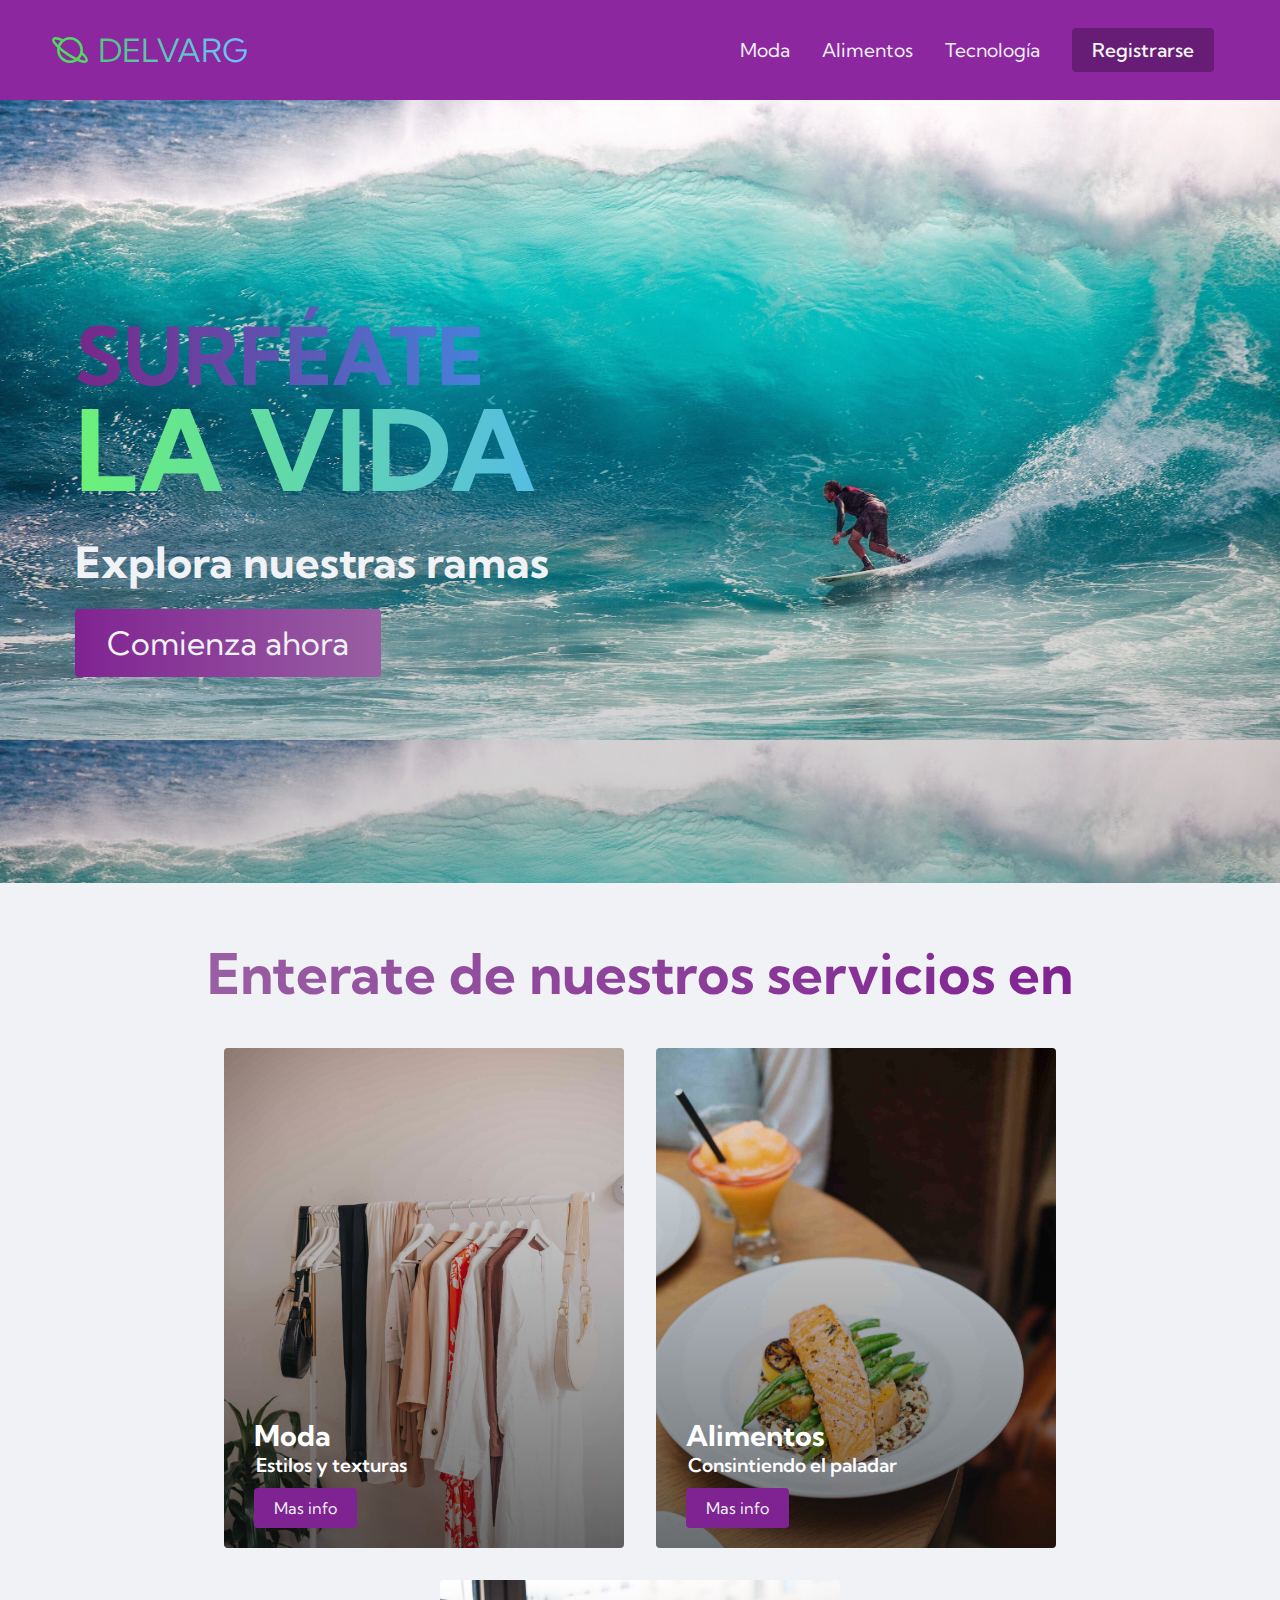
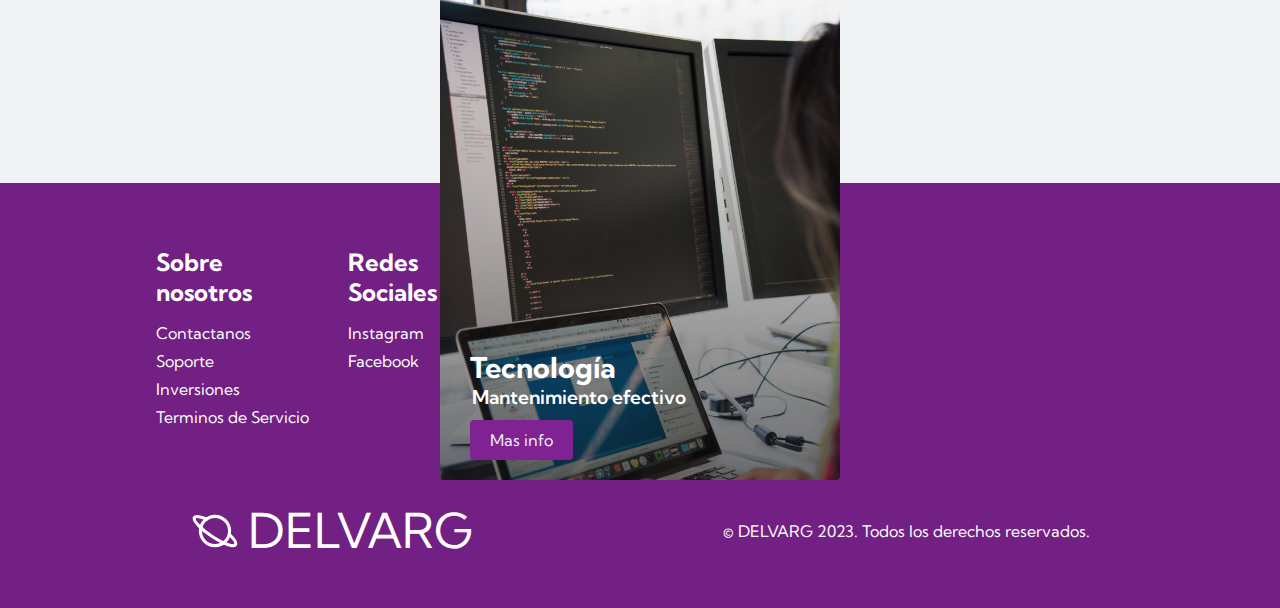
<file: index.html>
<!DOCTYPE html>
<html lang="en">
<head>
    <meta charset="UTF-8">
    <meta http-equiv="X-UA-Compatible" content="IE=edge">
    <meta name="viewport" content="width=device-width, initial-scale=1.0">
    <title>Delvarg</title>
    <link rel="stylesheet" href="styles.css" />
    <link rel="preconnect" href="https://fonts.googleapis.com">
    <link rel="preconnect" href="https://fonts.gstatic.com" crossorigin>
    <link href="https://fonts.googleapis.com/css2?family=Kumbh+Sans:wght@400;700&display=swap" rel="stylesheet">
    </head>
    <body>
        <nav class="navbar">
            <div class="navbar__container">
                <a href="/" id="navbar__logo"><svg xmlns="http://www.w3.org/2000/svg" class="icon icon-tabler icon-tabler-planet" width="40" height="40" viewBox="0 0 24 24" stroke-width="1.5" stroke="#51d85e" fill="none" stroke-linecap="round" stroke-linejoin="round">
                    <path stroke="none" d="M0 0h24v24H0z" fill="none"/>
                    <path d="M18.816 13.58c2.292 2.138 3.546 4 3.092 4.9c-.745 1.46 -5.783 -.259 -11.255 -3.838c-5.47 -3.579 -9.304 -7.664 -8.56 -9.123c.464 -.91 2.926 -.444 5.803 .805" />
                    <circle cx="12" cy="12" r="7" /></svg>DELVARG</a>
                <div class="navbar__toggle" id="mobile-menu">
                    <span class="bar"></span>
                    <span class="bar"></span>
                    <span class="bar"></span>
                </div>
                <ul class="navbar__menu">
                    <li class="navbar__item">
                        <a href="/moda.html" class="navbar__links">Moda</a>
                    </li>
                    <li class="navbar__item">
                        <a href="/alimentos.html" class="navbar__links">Alimentos</a>
                    </li>
                    <li class="navbar__item">
                        <a href="/tecnologia.html" class="navbar__links">Tecnología</a>
                    </li>
                    <li class="navbar__btn">
                        <a href="/" class="button">Registrarse</a>
                    </li>
                </ul>
            </div>
        </nav>
    <div class="main">
        <div class="main__container">
            <div class="main__content">
                <h1>SURFÉATE</h1>
                <h2>LA VIDA</h2>
                <p>Explora nuestras ramas</p>
                <button class="main__btn"><a href="/">Comienza ahora</a></button>
            </div>
    </div>
    <div class="services">
        <h1>Enterate de nuestros servicios en</h1>
        <div class="services__container">
            <div class="services__card">
                <h2>Moda</h2>
                <p>Estilos y texturas</p>
                <button><a href="/moda.html">Mas info</a></button>
            </div>
            <div class="services__card">
                <h2>Alimentos</h2>
                <p>Consintiendo el paladar</p>
                <button><a href="/alimentos.html">Mas info</a></button>
            </div>
            <div class="services__card">
                <h2>Tecnología</h2>
                <p>Mantenimiento efectivo</p>
                <button><a href="/tecnologia.html">Mas info</a></button>
            </div>
        </div>
    </div>

    <div class="footer__container">
        <div class="footer__links">
          <div class="footer__link--wrapper">
            <div class="footer__link--items">
              <h2>Sobre nosotros</h2>
              <a href="/">Contactanos</a>
              <a href="/">Soporte</a>
              <a href="/">Inversiones</a>
              <a href="/">Terminos de Servicio</a>
            </div>
          </div>
          <div class="footer__link--wrapper">
            <div class="footer__link--items">
              <h2>Redes Sociales</h2>
              <a href="/">Instagram</a> <a href="/">Facebook</a>
            </div>
          </div>
        </div>
        <section class="social__media">
          <div class="social__media--wrap">
            <div class="footer__logo">
              <a href="/" id="footer__logo"><svg xmlns="http://www.w3.org/2000/svg" class="icon icon-tabler icon-tabler-planet" width="50" height="50" viewBox="0 0 24 24" stroke-width="1.5" stroke="#ffffff" fill="none" stroke-linecap="round" stroke-linejoin="round">
                <path stroke="none" d="M0 0h24v24H0z" fill="none"/>
                <path d="M18.816 13.58c2.292 2.138 3.546 4 3.092 4.9c-.745 1.46 -5.783 -.259 -11.255 -3.838c-5.47 -3.579 -9.304 -7.664 -8.56 -9.123c.464 -.91 2.926 -.444 5.803 .805" />
                <circle cx="12" cy="12" r="7" /></svg>DELVARG</a>
            </div>
            <p class="website__rights">© DELVARG 2023. Todos los derechos reservados.</p>
            </div>
        </section>
      </div>
    <script src="app.js"></script>
</body>
</html>
</file>
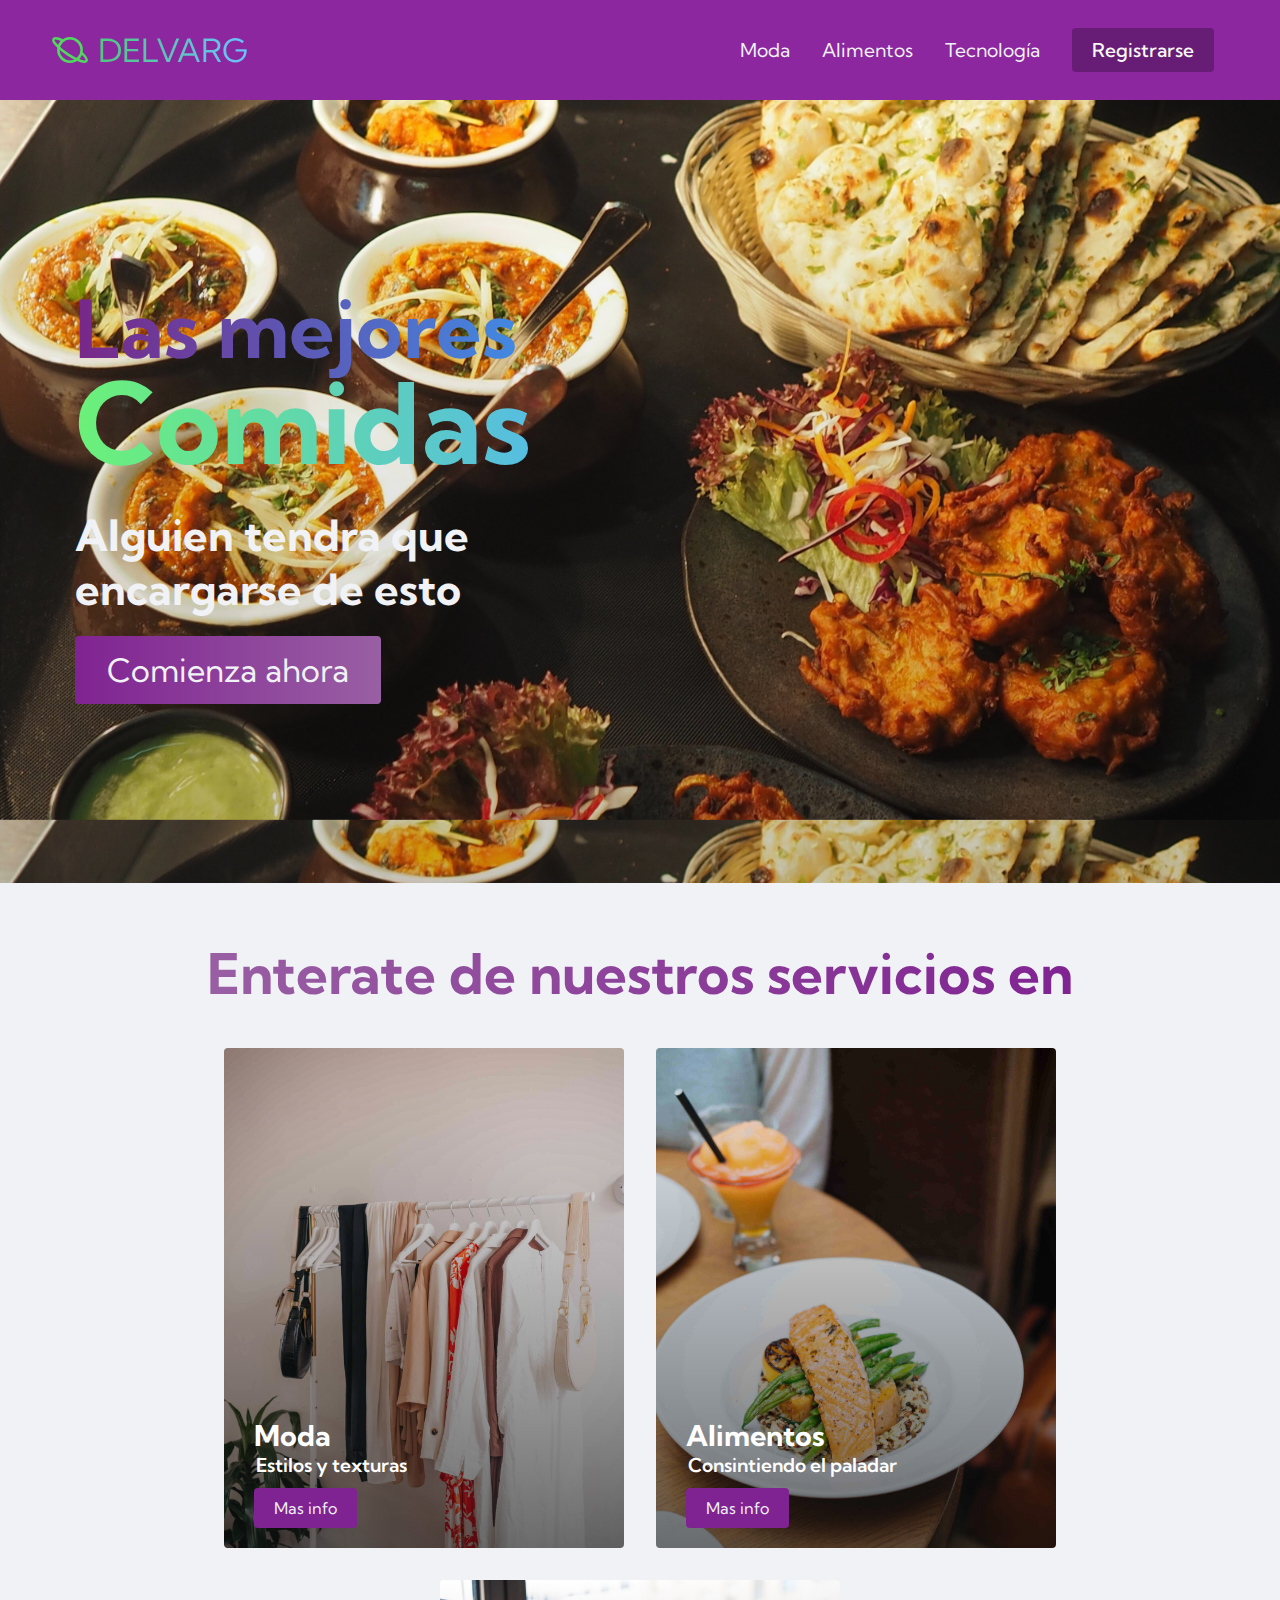
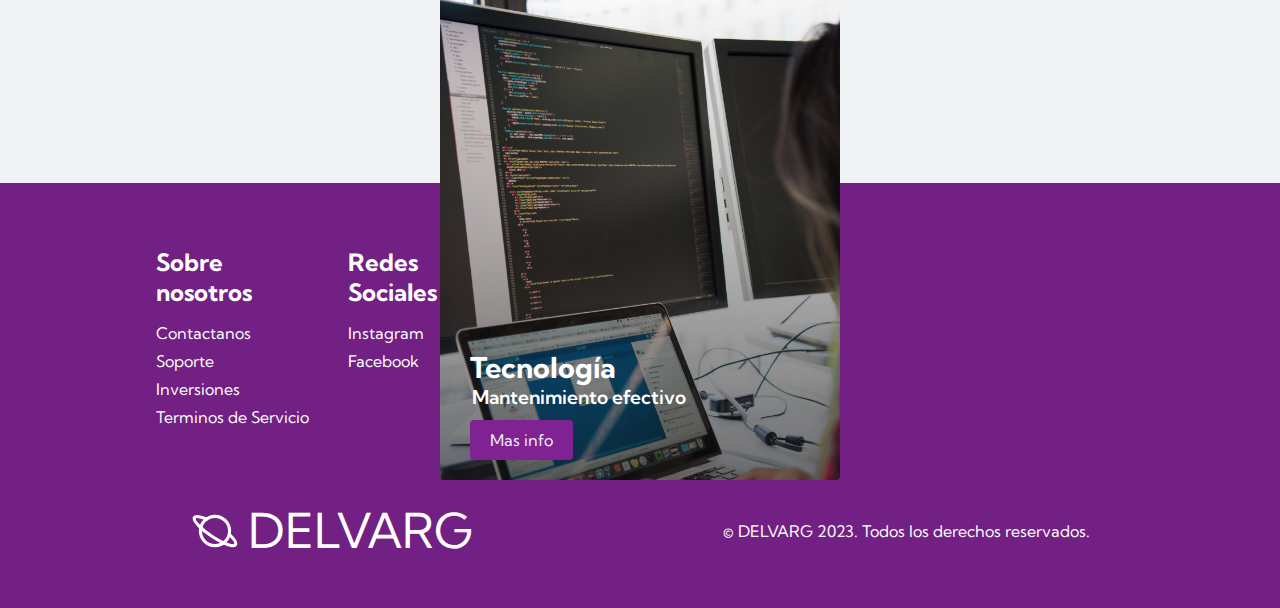
<file: alimentos.html>
<!DOCTYPE html>
<html lang="en">
<head>
    <meta charset="UTF-8">
    <meta http-equiv="X-UA-Compatible" content="IE=edge">
    <meta name="viewport" content="width=device-width, initial-scale=1.0">
    <title>Alimentos</title>
    <link rel="stylesheet" href="alimentos_styles.css" />
    <link rel="preconnect" href="https://fonts.googleapis.com">
    <link rel="preconnect" href="https://fonts.gstatic.com" crossorigin>
    <link href="https://fonts.googleapis.com/css2?family=Kumbh+Sans:wght@400;700&display=swap" rel="stylesheet">
    </head>
    <body>
        <nav class="navbar">
            <div class="navbar__container">
                <a href="/" id="navbar__logo"><svg xmlns="http://www.w3.org/2000/svg" class="icon icon-tabler icon-tabler-planet" width="40" height="40" viewBox="0 0 24 24" stroke-width="1.5" stroke="#51d85e" fill="none" stroke-linecap="round" stroke-linejoin="round">
                    <path stroke="none" d="M0 0h24v24H0z" fill="none"/>
                    <path d="M18.816 13.58c2.292 2.138 3.546 4 3.092 4.9c-.745 1.46 -5.783 -.259 -11.255 -3.838c-5.47 -3.579 -9.304 -7.664 -8.56 -9.123c.464 -.91 2.926 -.444 5.803 .805" />
                    <circle cx="12" cy="12" r="7" /></svg>DELVARG</a>
                <div class="navbar__toggle" id="mobile-menu">
                    <span class="bar"></span>
                    <span class="bar"></span>
                    <span class="bar"></span>
                </div>
                <ul class="navbar__menu">
                    <li class="navbar__item">
                        <a href="/moda.html" class="navbar__links">Moda</a>
                    </li>
                    <li class="navbar__item">
                        <a href="/alimentación.html" class="navbar__links">Alimentos</a>
                    </li>
                    <li class="navbar__item">
                        <a href="/tecnologia.html" class="navbar__links">Tecnología</a>
                    </li>
                    <li class="navbar__btn">
                        <a href="/" class="button">Registrarse</a>
                    </li>
                </ul>
            </div>
        </nav>
    <div class="main">
        <div class="main__container">
            <div class="main__content">
                <h1>Las mejores</h1>
                <h2>Comidas</h2>
                <p>Alguien tendra que encargarse de esto</p>
                <button class="main__btn"><a href="/">Comienza ahora</a></button>
            </div>
    </div>
    <div class="services">
        <h1>Enterate de nuestros servicios en</h1>
        <div class="services__container">
            <div class="services__card">
                <h2>Moda</h2>
                <p>Estilos y texturas</p>
                <button><a href="/moda.html">Mas info</a></button>
            </div>
            <div class="services__card">
                <h2>Alimentos</h2>
                <p>Consintiendo el paladar</p>
                <button><a href="/alimento.html">Mas info</a></button>
            </div>
            <div class="services__card">
                <h2>Tecnología</h2>
                <p>Mantenimiento efectivo</p>
                <button><a href="/tecnologia.html">Mas info</a></button>
            </div>
        </div>
    </div>

    <div class="footer__container">
        <div class="footer__links">
          <div class="footer__link--wrapper">
            <div class="footer__link--items">
              <h2>Sobre nosotros</h2>
              <a href="/">Contactanos</a>
              <a href="/">Soporte</a>
              <a href="/">Inversiones</a>
              <a href="/">Terminos de Servicio</a>
            </div>
          </div>
          <div class="footer__link--wrapper">
            <div class="footer__link--items">
              <h2>Redes Sociales</h2>
              <a href="/">Instagram</a> <a href="/">Facebook</a>
            </div>
          </div>
        </div>
        <section class="social__media">
          <div class="social__media--wrap">
            <div class="footer__logo">
              <a href="/" id="footer__logo"><svg xmlns="http://www.w3.org/2000/svg" class="icon icon-tabler icon-tabler-planet" width="50" height="50" viewBox="0 0 24 24" stroke-width="1.5" stroke="#ffffff" fill="none" stroke-linecap="round" stroke-linejoin="round">
                <path stroke="none" d="M0 0h24v24H0z" fill="none"/>
                <path d="M18.816 13.58c2.292 2.138 3.546 4 3.092 4.9c-.745 1.46 -5.783 -.259 -11.255 -3.838c-5.47 -3.579 -9.304 -7.664 -8.56 -9.123c.464 -.91 2.926 -.444 5.803 .805" />
                <circle cx="12" cy="12" r="7" /></svg>DELVARG</a>
            </div>
            <p class="website__rights">© DELVARG 2023. Todos los derechos reservados.</p>
            </div>
        </section>
      </div>
    <script src="app.js"></script>
</body>
</html>
</file>
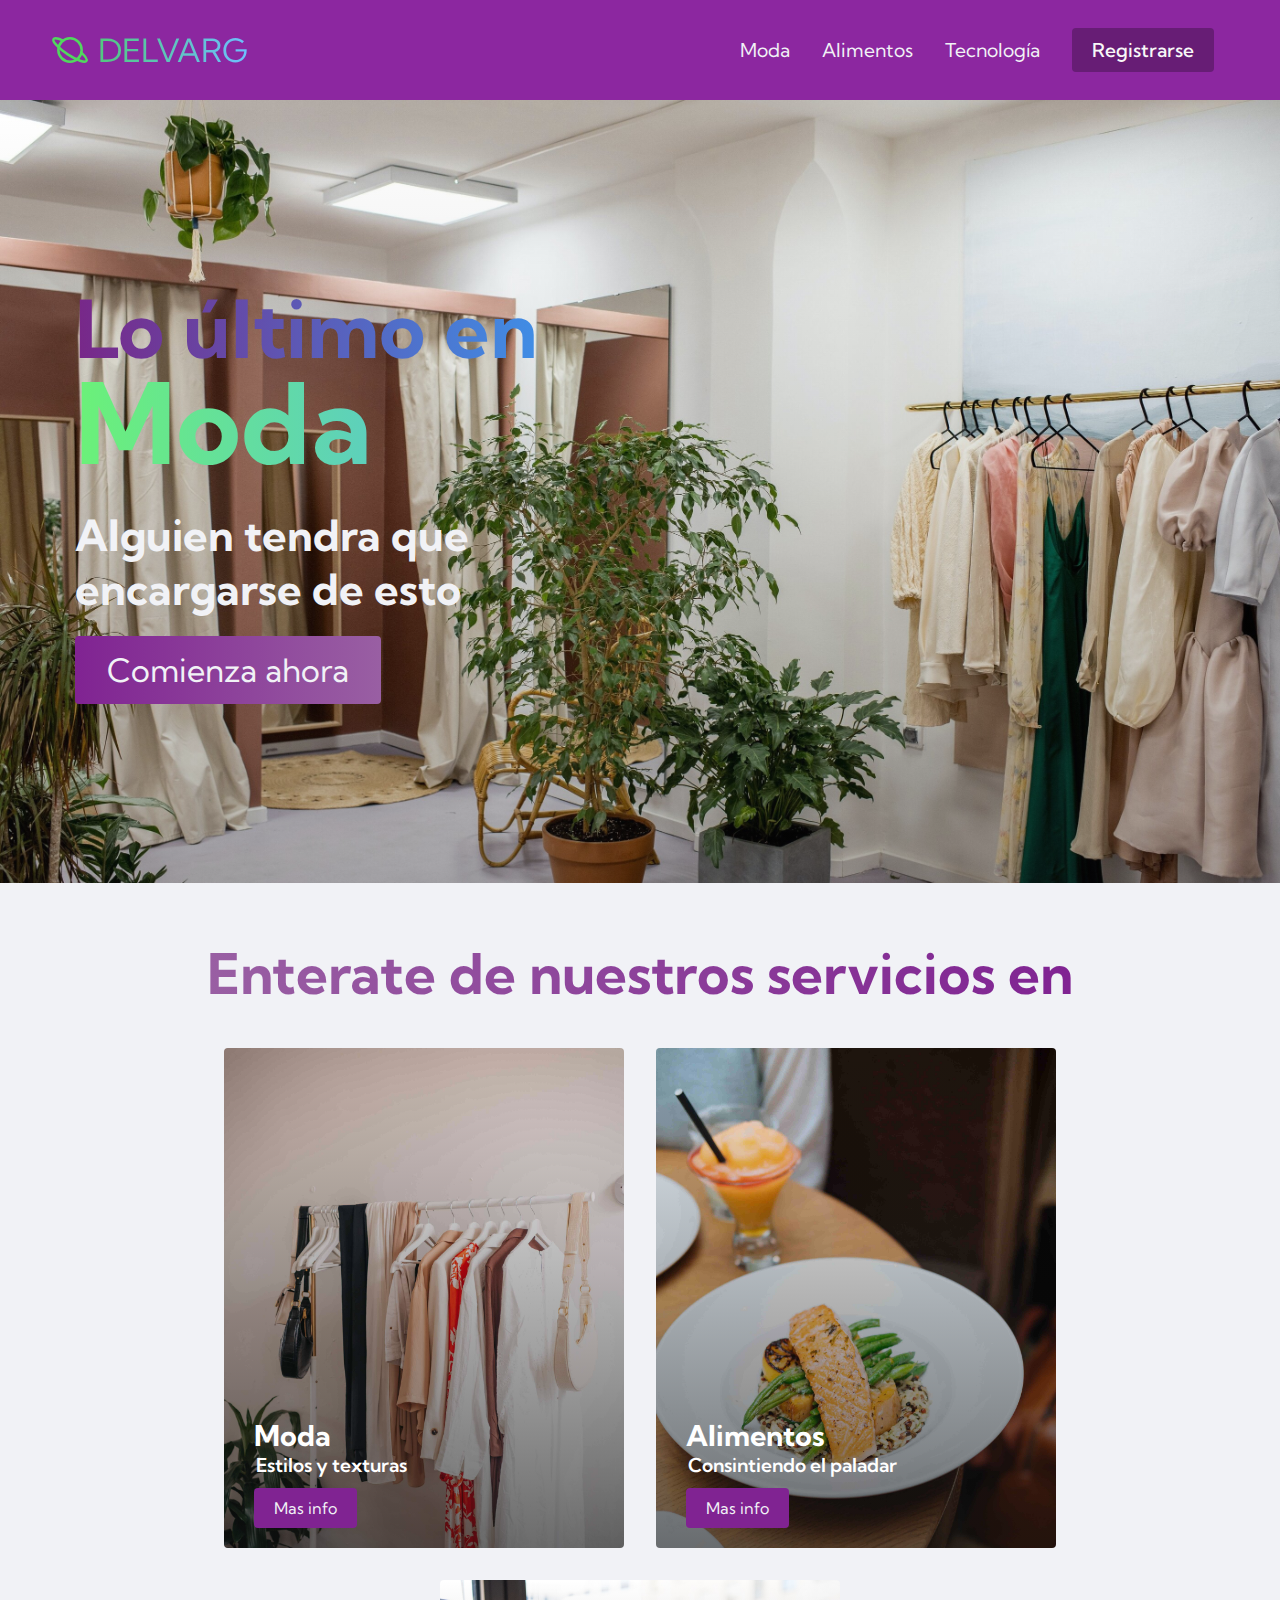
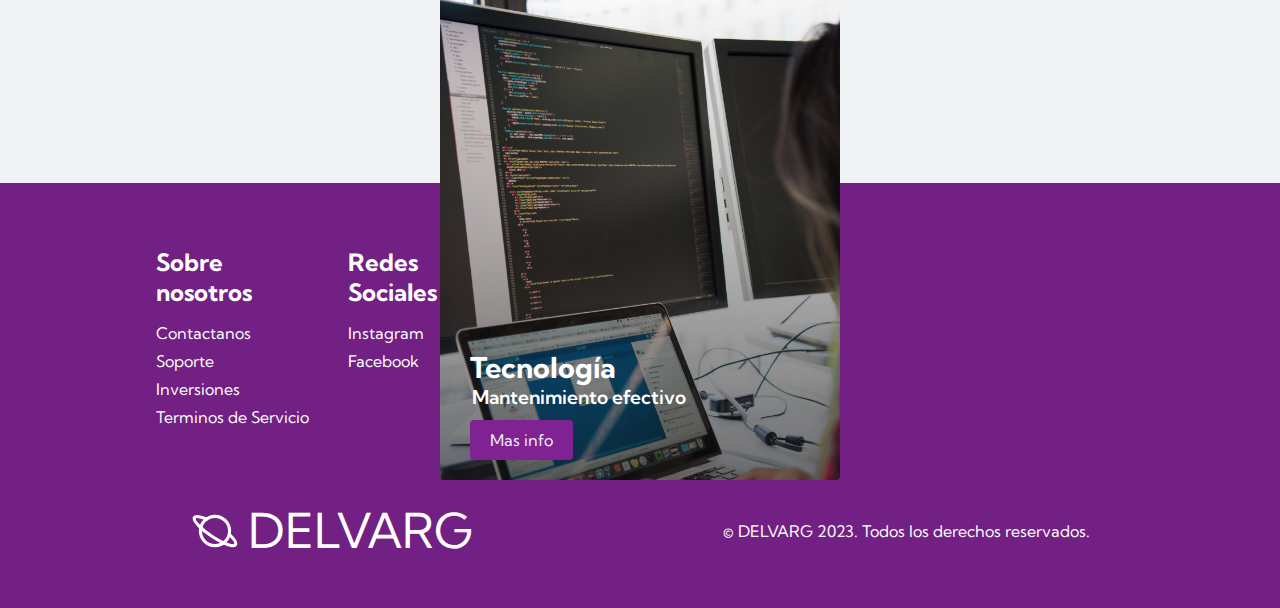
<file: moda.html>
<!DOCTYPE html>
<html lang="en">
<head>
    <meta charset="UTF-8">
    <meta http-equiv="X-UA-Compatible" content="IE=edge">
    <meta name="viewport" content="width=device-width, initial-scale=1.0">
    <title>Moda</title>
    <link rel="stylesheet" href="moda_styles.css" />
    <link rel="preconnect" href="https://fonts.googleapis.com">
    <link rel="preconnect" href="https://fonts.gstatic.com" crossorigin>
    <link href="https://fonts.googleapis.com/css2?family=Kumbh+Sans:wght@400;700&display=swap" rel="stylesheet">
    </head>
    <body>
        <nav class="navbar">
            <div class="navbar__container">
                <a href="/" id="navbar__logo"><svg xmlns="http://www.w3.org/2000/svg" class="icon icon-tabler icon-tabler-planet" width="40" height="40" viewBox="0 0 24 24" stroke-width="1.5" stroke="#51d85e" fill="none" stroke-linecap="round" stroke-linejoin="round">
                    <path stroke="none" d="M0 0h24v24H0z" fill="none"/>
                    <path d="M18.816 13.58c2.292 2.138 3.546 4 3.092 4.9c-.745 1.46 -5.783 -.259 -11.255 -3.838c-5.47 -3.579 -9.304 -7.664 -8.56 -9.123c.464 -.91 2.926 -.444 5.803 .805" />
                    <circle cx="12" cy="12" r="7" /></svg>DELVARG</a>
                <div class="navbar__toggle" id="mobile-menu">
                    <span class="bar"></span>
                    <span class="bar"></span>
                    <span class="bar"></span>
                </div>
                <ul class="navbar__menu">
                    <li class="navbar__item">
                        <a href="/moda.html" class="navbar__links">Moda</a>
                    </li>
                    <li class="navbar__item">
                        <a href="/alimentos.html" class="navbar__links">Alimentos</a>
                    </li>
                    <li class="navbar__item">
                        <a href="/tecnologia.html" class="navbar__links">Tecnología</a>
                    </li>
                    <li class="navbar__btn">
                        <a href="/" class="button">Registrarse</a>
                    </li>
                </ul>
            </div>
        </nav>
    <div class="main">
        <div class="main__container">
            <div class="main__content">
                <h1>Lo último en</h1>
                <h2>Moda</h2>
                <p>Alguien tendra que encargarse de esto</p>
                <button class="main__btn"><a href="/">Comienza ahora</a></button>
            </div>
    </div>
    <div class="services">
        <h1>Enterate de nuestros servicios en</h1>
        <div class="services__container">
            <div class="services__card">
                <h2>Moda</h2>
                <p>Estilos y texturas</p>
                <button><a href="/moda.html">Mas info</a></button>
            </div>
            <div class="services__card">
                <h2>Alimentos</h2>
                <p>Consintiendo el paladar</p>
                <button><a href="/alimentos.html">Mas info</a></button>
            </div>
            <div class="services__card">
                <h2>Tecnología</h2>
                <p>Mantenimiento efectivo</p>
                <button><a href="/tecnologia.html">Mas info</a></button>
            </div>
        </div>
    </div>

    <div class="footer__container">
        <div class="footer__links">
          <div class="footer__link--wrapper">
            <div class="footer__link--items">
              <h2>Sobre nosotros</h2>
              <a href="/">Contactanos</a>
              <a href="/">Soporte</a>
              <a href="/">Inversiones</a>
              <a href="/">Terminos de Servicio</a>
            </div>
          </div>
          <div class="footer__link--wrapper">
            <div class="footer__link--items">
              <h2>Redes Sociales</h2>
              <a href="/">Instagram</a> <a href="/">Facebook</a>
            </div>
          </div>
        </div>
        <section class="social__media">
          <div class="social__media--wrap">
            <div class="footer__logo">
              <a href="/" id="footer__logo"><svg xmlns="http://www.w3.org/2000/svg" class="icon icon-tabler icon-tabler-planet" width="50" height="50" viewBox="0 0 24 24" stroke-width="1.5" stroke="#ffffff" fill="none" stroke-linecap="round" stroke-linejoin="round">
                <path stroke="none" d="M0 0h24v24H0z" fill="none"/>
                <path d="M18.816 13.58c2.292 2.138 3.546 4 3.092 4.9c-.745 1.46 -5.783 -.259 -11.255 -3.838c-5.47 -3.579 -9.304 -7.664 -8.56 -9.123c.464 -.91 2.926 -.444 5.803 .805" />
                <circle cx="12" cy="12" r="7" /></svg>DELVARG</a>
            </div>
            <p class="website__rights">© DELVARG 2023. Todos los derechos reservados.</p>
            </div>
        </section>
      </div>
    <script src="app.js"></script>
</body>
</html>
</file>
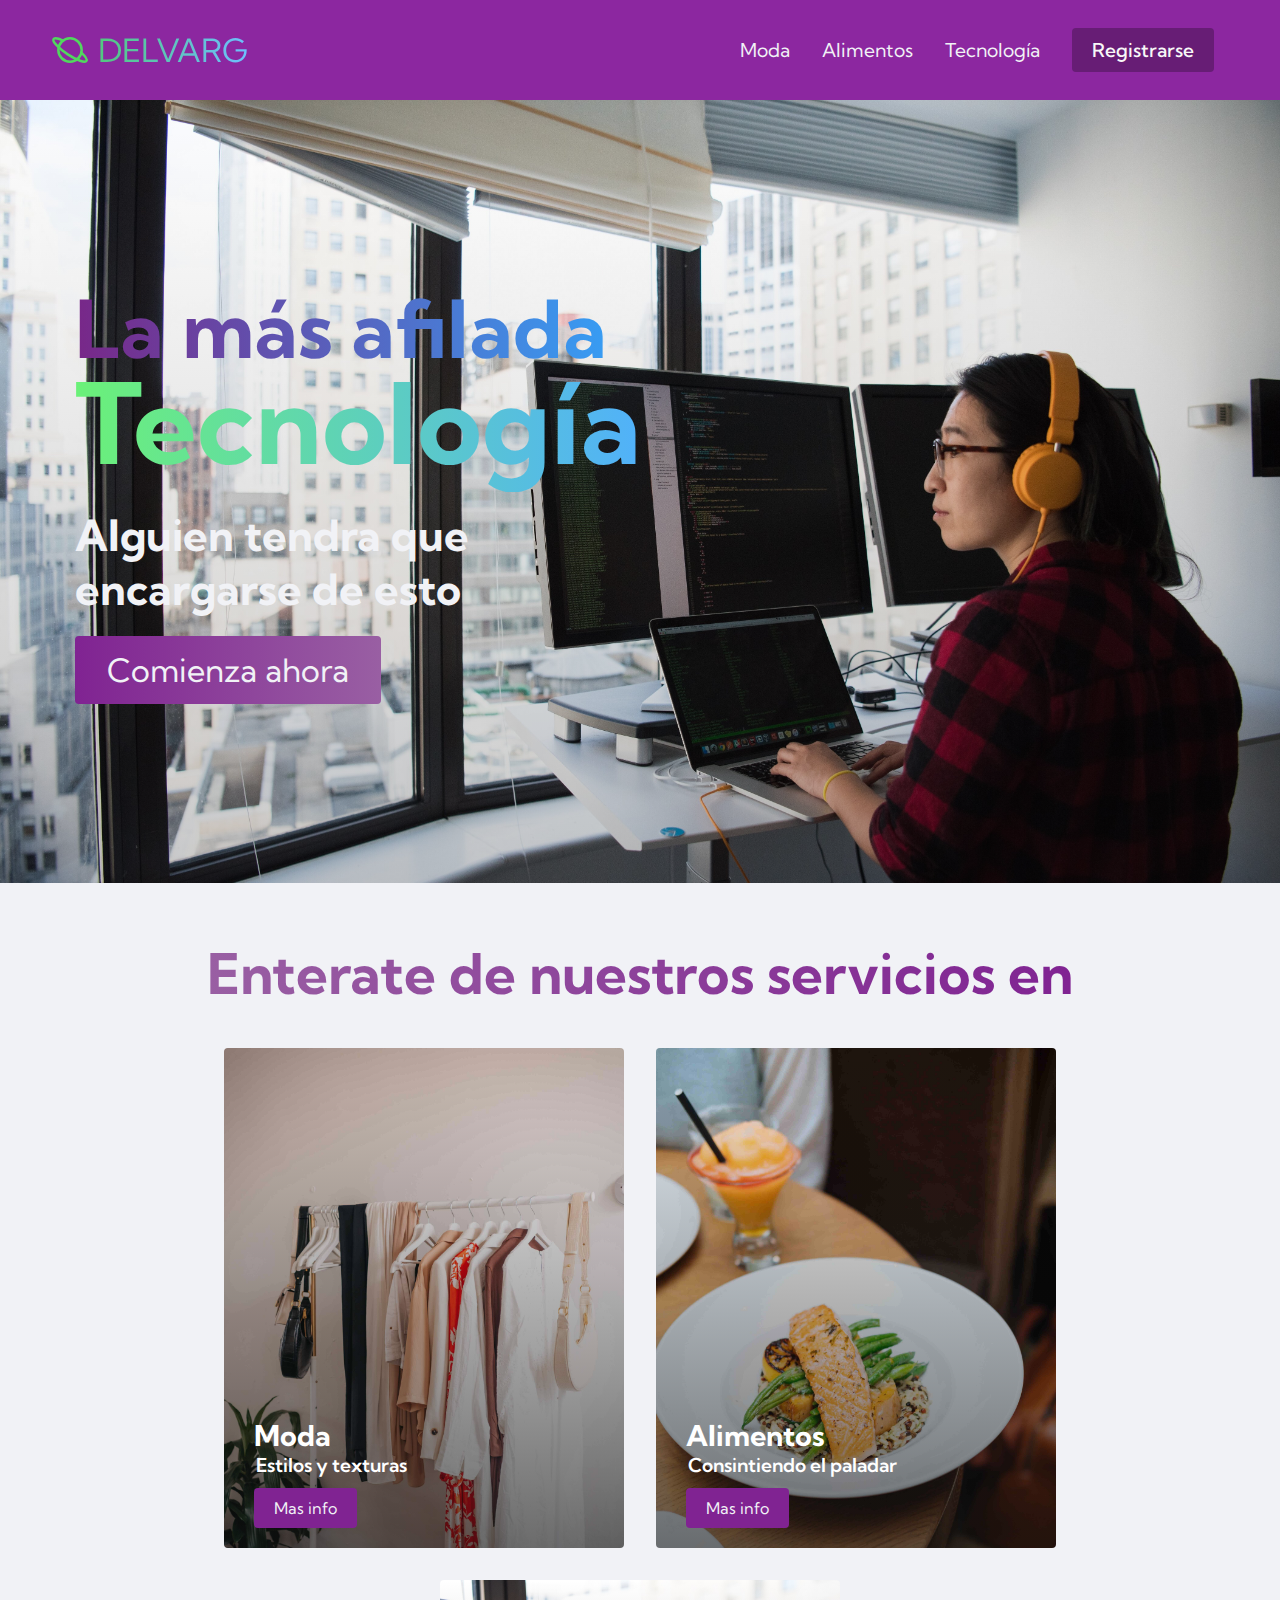
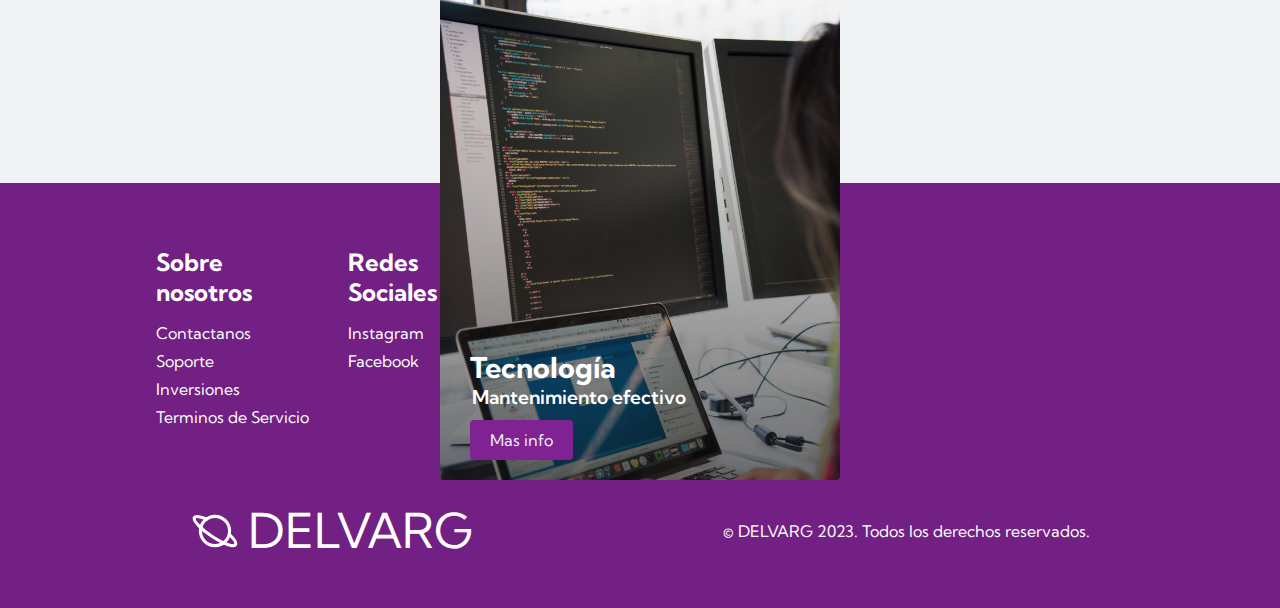
<file: tecnologia.html>
<!DOCTYPE html>
<html lang="en">
<head>
    <meta charset="UTF-8">
    <meta http-equiv="X-UA-Compatible" content="IE=edge">
    <meta name="viewport" content="width=device-width, initial-scale=1.0">
    <title>Tecnología</title>
    <link rel="stylesheet" href="tecnologia_styles.css" />
    <link rel="preconnect" href="https://fonts.googleapis.com">
    <link rel="preconnect" href="https://fonts.gstatic.com" crossorigin>
    <link href="https://fonts.googleapis.com/css2?family=Kumbh+Sans:wght@400;700&display=swap" rel="stylesheet">
    </head>
    <body>
        <nav class="navbar">
            <div class="navbar__container">
                <a href="/" id="navbar__logo"><svg xmlns="http://www.w3.org/2000/svg" class="icon icon-tabler icon-tabler-planet" width="40" height="40" viewBox="0 0 24 24" stroke-width="1.5" stroke="#51d85e" fill="none" stroke-linecap="round" stroke-linejoin="round">
                    <path stroke="none" d="M0 0h24v24H0z" fill="none"/>
                    <path d="M18.816 13.58c2.292 2.138 3.546 4 3.092 4.9c-.745 1.46 -5.783 -.259 -11.255 -3.838c-5.47 -3.579 -9.304 -7.664 -8.56 -9.123c.464 -.91 2.926 -.444 5.803 .805" />
                    <circle cx="12" cy="12" r="7" /></svg>DELVARG</a>
                <div class="navbar__toggle" id="mobile-menu">
                    <span class="bar"></span>
                    <span class="bar"></span>
                    <span class="bar"></span>
                </div>
                <ul class="navbar__menu">
                    <li class="navbar__item">
                        <a href="/moda.html" class="navbar__links">Moda</a>
                    </li>
                    <li class="navbar__item">
                        <a href="/alimentos.html" class="navbar__links">Alimentos</a>
                    </li>
                    <li class="navbar__item">
                        <a href="/tecnologia.html" class="navbar__links">Tecnología</a>
                    </li>
                    <li class="navbar__btn">
                        <a href="/" class="button">Registrarse</a>
                    </li>
                </ul>
            </div>
        </nav>
    <div class="main">
        <div class="main__container">
            <div class="main__content">
                <h1>La más afilada</h1>
                <h2>Tecnología</h2>
                <p>Alguien tendra que encargarse de esto</p>
                <button class="main__btn"><a href="/">Comienza ahora</a></button>
            </div>
    </div>
    <div class="services">
        <h1>Enterate de nuestros servicios en</h1>
        <div class="services__container">
            <div class="services__card">
                <h2>Moda</h2>
                <p>Estilos y texturas</p>
                <button><a href="/moda.html">Mas info</a></button>
            </div>
            <div class="services__card">
                <h2>Alimentos</h2>
                <p>Consintiendo el paladar</p>
                <button><a href="/alimentos.html">Mas info</a></button>
            </div>
            <div class="services__card">
                <h2>Tecnología</h2>
                <p>Mantenimiento efectivo</p>
                <button><a href="/tecnologia.html">Mas info</a></button>
            </div>
        </div>
    </div>

    <div class="footer__container">
        <div class="footer__links">
          <div class="footer__link--wrapper">
            <div class="footer__link--items">
              <h2>Sobre nosotros</h2>
              <a href="/">Contactanos</a>
              <a href="/">Soporte</a>
              <a href="/">Inversiones</a>
              <a href="/">Terminos de Servicio</a>
            </div>
          </div>
          <div class="footer__link--wrapper">
            <div class="footer__link--items">
              <h2>Redes Sociales</h2>
              <a href="/">Instagram</a> <a href="/">Facebook</a>
            </div>
          </div>
        </div>
        <section class="social__media">
          <div class="social__media--wrap">
            <div class="footer__logo">
              <a href="/" id="footer__logo"><svg xmlns="http://www.w3.org/2000/svg" class="icon icon-tabler icon-tabler-planet" width="50" height="50" viewBox="0 0 24 24" stroke-width="1.5" stroke="#ffffff" fill="none" stroke-linecap="round" stroke-linejoin="round">
                <path stroke="none" d="M0 0h24v24H0z" fill="none"/>
                <path d="M18.816 13.58c2.292 2.138 3.546 4 3.092 4.9c-.745 1.46 -5.783 -.259 -11.255 -3.838c-5.47 -3.579 -9.304 -7.664 -8.56 -9.123c.464 -.91 2.926 -.444 5.803 .805" />
                <circle cx="12" cy="12" r="7" /></svg>DELVARG</a>
            </div>
            <p class="website__rights">© DELVARG 2023. Todos los derechos reservados.</p>
            </div>
        </section>
      </div>
    <script src="app.js"></script>
</body>
</html>
</file>
<file: styles.css>
/*Navigation*/

* {
    box-sizing: border-box;
    margin: 0;
    padding: 0;
    font-family: 'Kumbh Sans', sans-serif;
}

.navbar {
    background: #8c27a0;
    height: 100px;
    display: flex;
    justify-content: center;
    align-items: center;
    font-size: 1.2rem;
    position: sticky;
    top: 0;
    z-index: 999;
}

.navbar__container {
    display: flex;
    justify-content: space-between;
    height: 80px;
    z-index: 1;
    width: 100%;
    max-width: 1300px;
    margin: 0 auto;
    padding: 0 50px;
}

#navbar__logo {
    background-color: #a9f1b0;
    background-image: linear-gradient(to right, #49ca56 0%, #6ec0ff 100%);
    background-size: 100%;
    -webkit-background-clip: text;
    -moz-background-clip: text;
    -webkit-text-fill-color: transparent;
    -moz-text-fill-color: transparent;
    display: flex;
    align-items: center;
    cursor: pointer;
    text-decoration: none;
    font-size: 2rem;
}

.icon-tabler-planet {
    margin-right: 0.5rem;
}

.navbar__menu {
    display: flex;
    align-items: center;
    list-style: none;
    text-align: center;
}

.navbar__item {
    height: 80px;
}

.navbar__links {
    color: #f1f2f6;
    display: flex;
    align-items: center;
    justify-content: center;
    text-decoration: none;
    padding: 0 1rem;
    height: 100%;
    transition: all 0.3s ease-out;
}

.navbar__btn {
    display: flex;
    justify-content: center;
    align-items: center;
    padding: 0 1rem;
    width: 100%;
}

.button {
    display: flex;
    justify-content: center;
    align-items: center;
    text-decoration: none;
    padding: 10px 20px;
    height: 100%;
    width: 100%;
    border: none;
    outline: none;
    border-radius: 4px;
    background: #671d75;
    color: #f8f8f8;
    font-weight: 510;
    transition: all 0.3s ease-out;
}

.button:hover {
    background: #ba34d4;
}

.navbar__links:hover {
    color: #44134e;
}

@media screen and (max-width: 960px) {
    .navbar__container {
        display: flex;
        justify-content: space-between;
        height: 70px;
        z-index: 1;
        width: 100%;
        max-width: 1300px;
        padding: 0;
    }

    .navbar__menu {
        display: grid;
        grid-template-columns: auto;
        margin: 0;
        width: 100%;
        position: absolute;
        top: -1000px;
        opacity: 0;
        transition: all 0.7s ease-out;
        height: 50vh;
        z-index: -1;
        background: #802392;
    }

    .navbar__menu.active {
        background: #802392;
        top: 100%;
        opacity: 1;
        transition: all 0.5s ease-out;
        z-index: 99;
        height: 50vh;
        font-size: 1.6rem;
    }

    #navbar__logo {
        padding-left: 25px;
    }

    .navbar__toggle .bar {
        width: 25px;
        height: 4px;
        margin: 5px auto;
        margin-top: 7px;
        transition: all 0.3s ease-in-out;
        background: #f1f2f6;
        display: block;
        cursor: pointer;
    }

    .navbar__item {
        width: 100%;
    }

    .navbar__links {
        text-align: center;
        padding: 2rem;
        width: 100%;
        display: table;
    }

    #mobile-menu {
        position: absolute;
        top: 20%;
        right: 5%;
        transform: translate(5%, 20%);
    }

    .navbar__btn{
        padding-bottom: 2rem;
    }

    .button {
        display: flex;
        justify-content: center;
        align-items: center;
        width: 80%;
        height: 60px;
        margin: 0;
        margin-top: 1.5rem;
    }

    #mobile-menu.is-active .bar:nth-child(2) {
        transform: translateY(9px);
    }

    #mobile-menu.is-active .bar:nth-child(1) {
        transform: translateY(19px);
    }

    #mobile-menu.is-active .bar:nth-child(3) {
        opacity: 0;
    }
}

/*Hero section*/

.main {
    background-image: linear-gradient(to bottom, rgba(0,0,0,0) 0%, rgba(17,17,17,0.6) 100%), url('/images/hero_banner.jpg');
    background-size: 100%;
}

.main__container {
    display: grid;
    grid-template-columns: 1fr 1fr;
    align-items: center;
    justify-self: center;
    margin: 0 auto;
    height: 87vh;
    background-color: transparent;
    z-index: 1;
    width: 100%;
    max-width: 1300px;
    padding: 0 75px;
}

.main__content h1 {
    font-size: 5rem;
    background-color: #a9f1b0;
    background-image: linear-gradient(to right, #782788 0%, #33a4fa 100%);
    background-size: 100%;
    margin-bottom: -1.5rem;
    -webkit-background-clip: text;
    -moz-background-clip: text;
    -webkit-text-fill-color: transparent;
    -moz-text-fill-color: transparent;
}

.main__content h2 {
    font-size: 7rem;
    background-color: #995fa3;
    background-image: linear-gradient(to right,  #6bf178 0%, #51b1fa 100%);
    background-size: 100%;
    -webkit-background-clip: text;
    -moz-background-clip: text;
    -webkit-text-fill-color: transparent;
    -moz-text-fill-color: transparent;
}

.main__content p {
    margin-top: 1rem;
    font-size: 2.7rem;
    font-weight: 700;
    color: #f1f2f6;
}

.main__btn {
    font-size: 2rem;
    background-image: linear-gradient(to right, #802392 0%, #995fa3 100%);
    padding: 14px 32px;
    border: none;
    border-radius: 4px;
    color: #f1f2f6;
    margin-top: 1.3rem;
    cursor: pointer;
    position: relative;
    transition: all 0.35s;
    outline: none;
}

.main__btn a {
    position: relative;
    z-index: 2;
    color: #f1f2f6;
    text-decoration: none;
}

.main__btn::after {
    position: absolute;
    content: '';
    top: 0;
    left: 0;
    width: 0;
    height: 100%;
    background-image: linear-gradient(to right, #49ca56 0%, #35a7ff 100%);
    transition: all 0.35s ease-in-out;
    border-radius: 4px;
}

.main__btn:hover {
    color: #f1f2f6;
}

.main__btn:hover::after {
    width: 100%;
}

.main__img--container {
    align-self: center;
}

@media screen and (max-width: 768px) {
    .main {
        background-size: 200%;
    }

    .main__container {
        display: grid;
        grid-template-columns: auto;
        align-items: center;
        justify-self: center;
        width: 100%;
        margin: 0 auto;
        height: 80vh;
    }

    .main__content {
        text-align: center;
        margin-bottom: 4rem;
    }

    .main__container h1 {
        font-size: 4rem;
        margin-top: 3rem;
    }

    .main__container h2 {
        font-size: 6rem;
    }

    .main__container p {
        font-size: 1.8rem;
        margin-top: 1rem;
    }
}

@media screen and (max-width: 480px){
    .main__container h1 {
        font-size: 2rem;
        margin-top: 3rem;
    }

    .main__container h2 {
        font-size: 3.5rem;
    }

    .main__container p {
        font-size: 2rem;
        margin-top: 2.5rem;
    }

    .main__btn {
        padding: 12px 36px;
        margin: 3rem 0;
    }
}

/*Services section*/

.services {
    background: #f1f2f6;
    display: flex;
    flex-direction: column;
    align-items: center;
    height: 100vh;
}

.services h1 {
    background-color: #b671c2;
    background-image: linear-gradient(to right, #995fa3 0%, #802392 100%);
    background-size: 100%;
    margin-top: 3.5rem;
    margin-bottom: 1.5rem;
    font-size: 3.5rem;
    -webkit-background-clip: text;
    -moz-background-clip: text;
    -webkit-text-fill-color: transparent;
    -moz-text-fill-color: transparent;
}

.services__container {
    display: flex;
    justify-content: center;
    flex-wrap: wrap;
}

.services__card {
    margin: 1rem;
    height: 500px;
    width: 400px;
    border-radius: 4px;
    background-image: linear-gradient(to bottom, rgba(0,0,0,0) 0%, rgba(17,17,17,0.6) 100%), url('/images/clothes.jpg');
    background-size: cover;
    position: relative;
    font-weight: 600;
    font-size: 1.2rem;
    color: white;
    transition: all 0.3s ease-in-out;
}

.services__card:hover {
    transform: scale(1.050);
    transition: 0.3s ease-in-out;
    cursor: pointer;

}

.services__card:nth-child(2) {
    background-image: linear-gradient(to bottom, rgba(0,0,0,0) 0%, rgba(17,17,17,0.6) 100%), url('/images/food.jpg');
}

.services__card:nth-child(3) {
    background-image: linear-gradient(to bottom, rgba(0,0,0,0) 0%, rgba(17,17,17,0.6) 100%), url('/images/tech.jpg');
}

.services h2 {
    position: absolute;
    top: 370px;
    left: 30px;
}

.services p {
    position: absolute;
    top: 405px;
    left: 32px;
}

.services__card button {
    font-size: 1rem;
    background-image: linear-gradient(to right, #802392 0%, #802392 100%);
    padding: 10px 20px;
    border: none;
    border-radius: 4px;
    color: #f1f2f6;
    cursor: pointer;
    position: relative;
    top: 440px;
    left: 30px;
    transition: all 0.35s;
    outline: none;
}

.services__card button a {
    position: relative;
    z-index: 2;
    color: #f1f2f6;
    text-decoration: none;
}

.services__card button::after {
    position: absolute;
    content: '';
    top: 0;
    left: 0;
    width: 0;
    height: 100%;
    background-image: linear-gradient(to right, #49ca56 0%, #35a7ff 100%);
    transition: all 0.3s;
    border-radius: 4px;
}

.services__card button:hover {
    color: #f1f2f6;
}

.services__card button:hover::after {
    width: 100%;
}

@media screen and (max-width: 960px){
    .services {
        height: 1800px;
    }

    .services h1 {
        font-size: 2.3rem;
        margin-top: 3rem;
    }
}

@media screen and (max-width: 480px){
    .services {
        height: 1400px;
    }

    .services h1 {
        font-size: 1.2rem;
    }

    .services__card {
        width: 300px;
    }
}

/*Footer section*/

.footer__container {
    background-color: #722083;
    padding: 3rem 0;
    display: flex;
    flex-direction: column;
    justify-content: center;
    align-items: center;
  }
  
  #footer__logo {
    color: #fff;
    display: flex;
    align-items: center;
    cursor: pointer;
    text-decoration: none;
    font-size: 3rem;
  }
  
  .footer__links {
    width: 100%;
    max-width: 1000px;
    display: flex;
    justify-content: left;
  }
  
  .footer__link--wrapper {
    display: flex;
  }
  
  .footer__link--items {
    display: flex;
    flex-direction: column;
    align-items: flex-start;
    margin: 16px;
    text-align: left;
    width: 160px;
    box-sizing: border-box;
  }
  
  .footer__link--items h2 {
    margin-bottom: 16px;
  }
  
  .footer__link--items > h2 {
    color: #fff;
  }
  
  .footer__link--items a {
    color: #fff;
    text-decoration: none;
    margin-bottom: 0.5rem;
    transition: 0.3s ease-in-out;
  }
  
  .footer__link--items a:hover {
    color: #3a1042;
  }
  
  /* Social Icons */
  
  .social__media {
    max-width: 1000px;
    width: 100%;
  }
  
  .social__media--wrap {
    display: flex;
    justify-content: space-between;
    align-items: center;
    width: 90%;
    max-width: 1000px;
    margin: 50px auto 0 auto;
  }
  
  .website__rights {
    color: #fff;
  }
  
  @media screen and (max-width: 820px) {
    .footer__links {
      padding-top: 2rem;
      justify-content: center;
    }
  
    #footer__logo {
      margin-bottom: 3rem;
    }
  
    .website__rights {
      margin-bottom: 2rem;
    }
  
    .footer__link--wrapper {
      flex-direction: column;
    }
  
    .social__media--wrap {
      flex-direction: column;
    }
  }
  
  @media screen and (max-width: 480px) {
    .footer__link--items {
      margin: 0;
      padding: 10px;
      width: 100%;
    }
  }
</file>
<file: alimentos_styles.css>
/*Navigation*/

* {
    box-sizing: border-box;
    margin: 0;
    padding: 0;
    font-family: 'Kumbh Sans', sans-serif;
}

.navbar {
    background: #8c27a0;
    height: 100px;
    display: flex;
    justify-content: center;
    align-items: center;
    font-size: 1.2rem;
    position: sticky;
    top: 0;
    z-index: 999;
}

.navbar__container {
    display: flex;
    justify-content: space-between;
    height: 80px;
    z-index: 1;
    width: 100%;
    max-width: 1300px;
    margin: 0 auto;
    padding: 0 50px;
}

#navbar__logo {
    background-color: #a9f1b0;
    background-image: linear-gradient(to right, #49ca56 0%, #6ec0ff 100%);
    background-size: 100%;
    -webkit-background-clip: text;
    -moz-background-clip: text;
    -webkit-text-fill-color: transparent;
    -moz-text-fill-color: transparent;
    display: flex;
    align-items: center;
    cursor: pointer;
    text-decoration: none;
    font-size: 2rem;
}

.icon-tabler-planet {
    margin-right: 0.5rem;
}

.navbar__menu {
    display: flex;
    align-items: center;
    list-style: none;
    text-align: center;
}

.navbar__item {
    height: 80px;
}

.navbar__links {
    color: #f1f2f6;
    display: flex;
    align-items: center;
    justify-content: center;
    text-decoration: none;
    padding: 0 1rem;
    height: 100%;
    transition: all 0.3s ease-out;
}

.navbar__btn {
    display: flex;
    justify-content: center;
    align-items: center;
    padding: 0 1rem;
    width: 100%;
}

.button {
    display: flex;
    justify-content: center;
    align-items: center;
    text-decoration: none;
    padding: 10px 20px;
    height: 100%;
    width: 100%;
    border: none;
    outline: none;
    border-radius: 4px;
    background: #671d75;
    color: #f8f8f8;
    font-weight: 510;
    transition: all 0.3s ease-out;
}

.button:hover {
    background: #ba34d4;
}

.navbar__links:hover {
    color: #44134e;
}

@media screen and (max-width: 960px) {
    .navbar__container {
        display: flex;
        justify-content: space-between;
        height: 70px;
        z-index: 1;
        width: 100%;
        max-width: 1300px;
        padding: 0;
    }

    .navbar__menu {
        display: grid;
        grid-template-columns: auto;
        margin: 0;
        width: 100%;
        position: absolute;
        top: -1000px;
        opacity: 0;
        transition: all 0.7s ease-out;
        height: 50vh;
        z-index: -1;
        background: #802392;
    }

    .navbar__menu.active {
        background: #802392;
        top: 100%;
        opacity: 1;
        transition: all 0.5s ease-out;
        z-index: 99;
        height: 50vh;
        font-size: 1.6rem;
    }

    #navbar__logo {
        padding-left: 25px;
    }

    .navbar__toggle .bar {
        width: 25px;
        height: 4px;
        margin: 5px auto;
        margin-top: 7px;
        transition: all 0.3s ease-in-out;
        background: #f1f2f6;
        display: block;
        cursor: pointer;
    }

    .navbar__item {
        width: 100%;
    }

    .navbar__links {
        text-align: center;
        padding: 2rem;
        width: 100%;
        display: table;
    }

    #mobile-menu {
        position: absolute;
        top: 20%;
        right: 5%;
        transform: translate(5%, 20%);
    }

    .navbar__btn{
        padding-bottom: 2rem;
    }

    .button {
        display: flex;
        justify-content: center;
        align-items: center;
        width: 80%;
        height: 60px;
        margin: 0;
        margin-top: 1.5rem;
    }

    #mobile-menu.is-active .bar:nth-child(2) {
        transform: translateY(9px);
    }

    #mobile-menu.is-active .bar:nth-child(1) {
        transform: translateY(19px);
    }

    #mobile-menu.is-active .bar:nth-child(3) {
        opacity: 0;
    }
}

/*Hero section*/

.main {
    background-image: linear-gradient(to bottom, rgba(0,0,0,0) 0%, rgba(17,17,17,0.6) 100%), url('/images/food_banner.jpg');
    background-size: 100%;
}

.main__container {
    display: grid;
    grid-template-columns: 1fr 1fr;
    align-items: center;
    justify-self: center;
    margin: 0 auto;
    height: 87vh;
    background-color: transparent;
    z-index: 1;
    width: 100%;
    max-width: 1300px;
    padding: 0 75px;
}

.main__content h1 {
    font-size: 5rem;
    background-color: #a9f1b0;
    background-image: linear-gradient(to right, #782788 0%, #33a4fa 100%);
    background-size: 100%;
    margin-bottom: -1.5rem;
    -webkit-background-clip: text;
    -moz-background-clip: text;
    -webkit-text-fill-color: transparent;
    -moz-text-fill-color: transparent;
}

.main__content h2 {
    font-size: 7rem;
    background-color: #995fa3;
    background-image: linear-gradient(to right,  #6bf178 0%, #51b1fa 100%);
    background-size: 100%;
    -webkit-background-clip: text;
    -moz-background-clip: text;
    -webkit-text-fill-color: transparent;
    -moz-text-fill-color: transparent;
}

.main__content p {
    margin-top: 1rem;
    font-size: 2.7rem;
    font-weight: 700;
    color: #f1f2f6;
}

.main__btn {
    font-size: 2rem;
    background-image: linear-gradient(to right, #802392 0%, #995fa3 100%);
    padding: 14px 32px;
    border: none;
    border-radius: 4px;
    color: #f1f2f6;
    margin-top: 1.3rem;
    cursor: pointer;
    position: relative;
    transition: all 0.35s;
    outline: none;
}

.main__btn a {
    position: relative;
    z-index: 2;
    color: #f1f2f6;
    text-decoration: none;
}

.main__btn::after {
    position: absolute;
    content: '';
    top: 0;
    left: 0;
    width: 0;
    height: 100%;
    background-image: linear-gradient(to right, #49ca56 0%, #35a7ff 100%);
    transition: all 0.35s ease-in-out;
    border-radius: 4px;
}

.main__btn:hover {
    color: #f1f2f6;
}

.main__btn:hover::after {
    width: 100%;
}

.main__img--container {
    align-self: center;
}

@media screen and (max-width: 768px) {
    .main {
        background-size: 200%;
    }

    .main__container {
        display: grid;
        grid-template-columns: auto;
        align-items: center;
        justify-self: center;
        width: 100%;
        margin: 0 auto;
        height: 80vh;
    }

    .main__content {
        text-align: center;
        margin-bottom: 4rem;
    }

    .main__container h1 {
        font-size: 4rem;
        margin-top: 3rem;
    }

    .main__container h2 {
        font-size: 6rem;
    }

    .main__container p {
        font-size: 1.8rem;
        margin-top: 1rem;
    }
}

@media screen and (max-width: 480px){
    .main__container h1 {
        font-size: 2rem;
        margin-top: 3rem;
    }

    .main__container h2 {
        font-size: 3.5rem;
    }

    .main__container p {
        font-size: 2rem;
        margin-top: 2.5rem;
    }

    .main__btn {
        padding: 12px 36px;
        margin: 3rem 0;
    }
}

/*Services section*/

.services {
    background: #f1f2f6;
    display: flex;
    flex-direction: column;
    align-items: center;
    height: 100vh;
}

.services h1 {
    background-color: #b671c2;
    background-image: linear-gradient(to right, #995fa3 0%, #802392 100%);
    background-size: 100%;
    margin-top: 3.5rem;
    margin-bottom: 1.5rem;
    font-size: 3.5rem;
    -webkit-background-clip: text;
    -moz-background-clip: text;
    -webkit-text-fill-color: transparent;
    -moz-text-fill-color: transparent;
}

.services__container {
    display: flex;
    justify-content: center;
    flex-wrap: wrap;
}

.services__card {
    margin: 1rem;
    height: 500px;
    width: 400px;
    border-radius: 4px;
    background-image: linear-gradient(to bottom, rgba(0,0,0,0) 0%, rgba(17,17,17,0.6) 100%), url('/images/clothes.jpg');
    background-size: cover;
    position: relative;
    font-weight: 600;
    font-size: 1.2rem;
    color: white;
    transition: all 0.3s ease-in-out;
}

.services__card:hover {
    transform: scale(1.050);
    transition: 0.3s ease-in-out;
    cursor: pointer;

}

.services__card:nth-child(2) {
    background-image: linear-gradient(to bottom, rgba(0,0,0,0) 0%, rgba(17,17,17,0.6) 100%), url('/images/food.jpg');
}

.services__card:nth-child(3) {
    background-image: linear-gradient(to bottom, rgba(0,0,0,0) 0%, rgba(17,17,17,0.6) 100%), url('/images/tech.jpg');
}

.services h2 {
    position: absolute;
    top: 370px;
    left: 30px;
}

.services p {
    position: absolute;
    top: 405px;
    left: 32px;
}

.services__card button {
    font-size: 1rem;
    background-image: linear-gradient(to right, #802392 0%, #802392 100%);
    padding: 10px 20px;
    border: none;
    border-radius: 4px;
    color: #f1f2f6;
    cursor: pointer;
    position: relative;
    top: 440px;
    left: 30px;
    transition: all 0.35s;
    outline: none;
}

.services__card button a {
    position: relative;
    z-index: 2;
    color: #f1f2f6;
    text-decoration: none;
}

.services__card button::after {
    position: absolute;
    content: '';
    top: 0;
    left: 0;
    width: 0;
    height: 100%;
    background-image: linear-gradient(to right, #49ca56 0%, #35a7ff 100%);
    transition: all 0.3s;
    border-radius: 4px;
}

.services__card button:hover {
    color: #f1f2f6;
}

.services__card button:hover::after {
    width: 100%;
}

@media screen and (max-width: 960px){
    .services {
        height: 1800px;
    }

    .services h1 {
        font-size: 2.3rem;
        margin-top: 3rem;
    }
}

@media screen and (max-width: 480px){
    .services {
        height: 1400px;
    }

    .services h1 {
        font-size: 1.2rem;
    }

    .services__card {
        width: 300px;
    }
}

/*Footer section*/

.footer__container {
    background-color: #722083;
    padding: 3rem 0;
    display: flex;
    flex-direction: column;
    justify-content: center;
    align-items: center;
  }
  
  #footer__logo {
    color: #fff;
    display: flex;
    align-items: center;
    cursor: pointer;
    text-decoration: none;
    font-size: 3rem;
  }
  
  .footer__links {
    width: 100%;
    max-width: 1000px;
    display: flex;
    justify-content: left;
  }
  
  .footer__link--wrapper {
    display: flex;
  }
  
  .footer__link--items {
    display: flex;
    flex-direction: column;
    align-items: flex-start;
    margin: 16px;
    text-align: left;
    width: 160px;
    box-sizing: border-box;
  }
  
  .footer__link--items h2 {
    margin-bottom: 16px;
  }
  
  .footer__link--items > h2 {
    color: #fff;
  }
  
  .footer__link--items a {
    color: #fff;
    text-decoration: none;
    margin-bottom: 0.5rem;
    transition: 0.3s ease-in-out;
  }
  
  .footer__link--items a:hover {
    color: #3a1042;
  }
  
  /* Social Icons */
  
  .social__media {
    max-width: 1000px;
    width: 100%;
  }
  
  .social__media--wrap {
    display: flex;
    justify-content: space-between;
    align-items: center;
    width: 90%;
    max-width: 1000px;
    margin: 50px auto 0 auto;
  }
  
  .website__rights {
    color: #fff;
  }
  
  @media screen and (max-width: 820px) {
    .footer__links {
      padding-top: 2rem;
      justify-content: center;
    }
  
    #footer__logo {
      margin-bottom: 3rem;
    }
  
    .website__rights {
      margin-bottom: 2rem;
    }
  
    .footer__link--wrapper {
      flex-direction: column;
    }
  
    .social__media--wrap {
      flex-direction: column;
    }
  }
  
  @media screen and (max-width: 480px) {
    .footer__link--items {
      margin: 0;
      padding: 10px;
      width: 100%;
    }
  }
</file>
<file: moda_styles.css>
/*Navigation*/

* {
    box-sizing: border-box;
    margin: 0;
    padding: 0;
    font-family: 'Kumbh Sans', sans-serif;
}

.navbar {
    background: #8c27a0;
    height: 100px;
    display: flex;
    justify-content: center;
    align-items: center;
    font-size: 1.2rem;
    position: sticky;
    top: 0;
    z-index: 999;
}

.navbar__container {
    display: flex;
    justify-content: space-between;
    height: 80px;
    z-index: 1;
    width: 100%;
    max-width: 1300px;
    margin: 0 auto;
    padding: 0 50px;
}

#navbar__logo {
    background-color: #a9f1b0;
    background-image: linear-gradient(to right, #49ca56 0%, #6ec0ff 100%);
    background-size: 100%;
    -webkit-background-clip: text;
    -moz-background-clip: text;
    -webkit-text-fill-color: transparent;
    -moz-text-fill-color: transparent;
    display: flex;
    align-items: center;
    cursor: pointer;
    text-decoration: none;
    font-size: 2rem;
}

.icon-tabler-planet {
    margin-right: 0.5rem;
}

.navbar__menu {
    display: flex;
    align-items: center;
    list-style: none;
    text-align: center;
}

.navbar__item {
    height: 80px;
}

.navbar__links {
    color: #f1f2f6;
    display: flex;
    align-items: center;
    justify-content: center;
    text-decoration: none;
    padding: 0 1rem;
    height: 100%;
    transition: all 0.3s ease-out;
}

.navbar__btn {
    display: flex;
    justify-content: center;
    align-items: center;
    padding: 0 1rem;
    width: 100%;
}

.button {
    display: flex;
    justify-content: center;
    align-items: center;
    text-decoration: none;
    padding: 10px 20px;
    height: 100%;
    width: 100%;
    border: none;
    outline: none;
    border-radius: 4px;
    background: #671d75;
    color: #f8f8f8;
    font-weight: 510;
    transition: all 0.3s ease-out;
}

.button:hover {
    background: #ba34d4;
}

.navbar__links:hover {
    color: #44134e;
}

@media screen and (max-width: 960px) {
    .navbar__container {
        display: flex;
        justify-content: space-between;
        height: 70px;
        z-index: 1;
        width: 100%;
        max-width: 1300px;
        padding: 0;
    }

    .navbar__menu {
        display: grid;
        grid-template-columns: auto;
        margin: 0;
        width: 100%;
        position: absolute;
        top: -1000px;
        opacity: 0;
        transition: all 0.7s ease-out;
        height: 50vh;
        z-index: -1;
        background: #802392;
    }

    .navbar__menu.active {
        background: #802392;
        top: 100%;
        opacity: 1;
        transition: all 0.5s ease-out;
        z-index: 99;
        height: 50vh;
        font-size: 1.6rem;
    }

    #navbar__logo {
        padding-left: 25px;
    }

    .navbar__toggle .bar {
        width: 25px;
        height: 4px;
        margin: 5px auto;
        margin-top: 7px;
        transition: all 0.3s ease-in-out;
        background: #f1f2f6;
        display: block;
        cursor: pointer;
    }

    .navbar__item {
        width: 100%;
    }

    .navbar__links {
        text-align: center;
        padding: 2rem;
        width: 100%;
        display: table;
    }

    #mobile-menu {
        position: absolute;
        top: 20%;
        right: 5%;
        transform: translate(5%, 20%);
    }

    .navbar__btn{
        padding-bottom: 2rem;
    }

    .button {
        display: flex;
        justify-content: center;
        align-items: center;
        width: 80%;
        height: 60px;
        margin: 0;
        margin-top: 1.5rem;
    }

    #mobile-menu.is-active .bar:nth-child(2) {
        transform: translateY(9px);
    }

    #mobile-menu.is-active .bar:nth-child(1) {
        transform: translateY(19px);
    }

    #mobile-menu.is-active .bar:nth-child(3) {
        opacity: 0;
    }
}

/*Hero section*/

.main {
    background-image: linear-gradient(to bottom, rgba(0,0,0,0) 0%, rgba(17,17,17,0.6) 100%), url('/images/clothes_banner.jpg');
    background-size: 100%;
}

.main__container {
    display: grid;
    grid-template-columns: 1fr 1fr;
    align-items: center;
    justify-self: center;
    margin: 0 auto;
    height: 87vh;
    background-color: transparent;
    z-index: 1;
    width: 100%;
    max-width: 1300px;
    padding: 0 75px;
}

.main__content h1 {
    font-size: 5rem;
    background-color: #a9f1b0;
    background-image: linear-gradient(to right, #782788 0%, #33a4fa 100%);
    background-size: 100%;
    margin-bottom: -1.5rem;
    -webkit-background-clip: text;
    -moz-background-clip: text;
    -webkit-text-fill-color: transparent;
    -moz-text-fill-color: transparent;
}

.main__content h2 {
    font-size: 7rem;
    background-color: #995fa3;
    background-image: linear-gradient(to right,  #6bf178 0%, #51b1fa 100%);
    background-size: 100%;
    -webkit-background-clip: text;
    -moz-background-clip: text;
    -webkit-text-fill-color: transparent;
    -moz-text-fill-color: transparent;
}

.main__content p {
    margin-top: 1rem;
    font-size: 2.7rem;
    font-weight: 700;
    color: #f1f2f6;
}

.main__btn {
    font-size: 2rem;
    background-image: linear-gradient(to right, #802392 0%, #995fa3 100%);
    padding: 14px 32px;
    border: none;
    border-radius: 4px;
    color: #f1f2f6;
    margin-top: 1.3rem;
    cursor: pointer;
    position: relative;
    transition: all 0.35s;
    outline: none;
}

.main__btn a {
    position: relative;
    z-index: 2;
    color: #f1f2f6;
    text-decoration: none;
}

.main__btn::after {
    position: absolute;
    content: '';
    top: 0;
    left: 0;
    width: 0;
    height: 100%;
    background-image: linear-gradient(to right, #49ca56 0%, #35a7ff 100%);
    transition: all 0.35s ease-in-out;
    border-radius: 4px;
}

.main__btn:hover {
    color: #f1f2f6;
}

.main__btn:hover::after {
    width: 100%;
}

.main__img--container {
    align-self: center;
}

@media screen and (max-width: 768px) {
    .main {
        background-size: 200%;
    }

    .main__container {
        display: grid;
        grid-template-columns: auto;
        align-items: center;
        justify-self: center;
        width: 100%;
        margin: 0 auto;
        height: 80vh;
    }

    .main__content {
        text-align: center;
        margin-bottom: 4rem;
    }

    .main__container h1 {
        font-size: 4rem;
        margin-top: 3rem;
    }

    .main__container h2 {
        font-size: 6rem;
    }

    .main__container p {
        font-size: 1.8rem;
        margin-top: 1rem;
    }
}

@media screen and (max-width: 480px){
    .main__container h1 {
        font-size: 2rem;
        margin-top: 3rem;
    }

    .main__container h2 {
        font-size: 3.5rem;
    }

    .main__container p {
        font-size: 2rem;
        margin-top: 2.5rem;
    }

    .main__btn {
        padding: 12px 36px;
        margin: 3rem 0;
    }
}

/*Services section*/

.services {
    background: #f1f2f6;
    display: flex;
    flex-direction: column;
    align-items: center;
    height: 100vh;
}

.services h1 {
    background-color: #b671c2;
    background-image: linear-gradient(to right, #995fa3 0%, #802392 100%);
    background-size: 100%;
    margin-top: 3.5rem;
    margin-bottom: 1.5rem;
    font-size: 3.5rem;
    -webkit-background-clip: text;
    -moz-background-clip: text;
    -webkit-text-fill-color: transparent;
    -moz-text-fill-color: transparent;
}

.services__container {
    display: flex;
    justify-content: center;
    flex-wrap: wrap;
}

.services__card {
    margin: 1rem;
    height: 500px;
    width: 400px;
    border-radius: 4px;
    background-image: linear-gradient(to bottom, rgba(0,0,0,0) 0%, rgba(17,17,17,0.6) 100%), url('/images/clothes.jpg');
    background-size: cover;
    position: relative;
    font-weight: 600;
    font-size: 1.2rem;
    color: white;
    transition: all 0.3s ease-in-out;
}

.services__card:hover {
    transform: scale(1.050);
    transition: 0.3s ease-in-out;
    cursor: pointer;

}

.services__card:nth-child(2) {
    background-image: linear-gradient(to bottom, rgba(0,0,0,0) 0%, rgba(17,17,17,0.6) 100%), url('/images/food.jpg');
}

.services__card:nth-child(3) {
    background-image: linear-gradient(to bottom, rgba(0,0,0,0) 0%, rgba(17,17,17,0.6) 100%), url('/images/tech.jpg');
}

.services h2 {
    position: absolute;
    top: 370px;
    left: 30px;
}

.services p {
    position: absolute;
    top: 405px;
    left: 32px;
}

.services__card button {
    font-size: 1rem;
    background-image: linear-gradient(to right, #802392 0%, #802392 100%);
    padding: 10px 20px;
    border: none;
    border-radius: 4px;
    color: #f1f2f6;
    cursor: pointer;
    position: relative;
    top: 440px;
    left: 30px;
    transition: all 0.35s;
    outline: none;
}

.services__card button a {
    position: relative;
    z-index: 2;
    color: #f1f2f6;
    text-decoration: none;
}

.services__card button::after {
    position: absolute;
    content: '';
    top: 0;
    left: 0;
    width: 0;
    height: 100%;
    background-image: linear-gradient(to right, #49ca56 0%, #35a7ff 100%);
    transition: all 0.3s;
    border-radius: 4px;
}

.services__card button:hover {
    color: #f1f2f6;
}

.services__card button:hover::after {
    width: 100%;
}

@media screen and (max-width: 960px){
    .services {
        height: 1800px;
    }

    .services h1 {
        font-size: 2.3rem;
        margin-top: 3rem;
    }
}

@media screen and (max-width: 480px){
    .services {
        height: 1400px;
    }

    .services h1 {
        font-size: 1.2rem;
    }

    .services__card {
        width: 300px;
    }
}

/*Footer section*/

.footer__container {
    background-color: #722083;
    padding: 3rem 0;
    display: flex;
    flex-direction: column;
    justify-content: center;
    align-items: center;
  }
  
  #footer__logo {
    color: #fff;
    display: flex;
    align-items: center;
    cursor: pointer;
    text-decoration: none;
    font-size: 3rem;
  }
  
  .footer__links {
    width: 100%;
    max-width: 1000px;
    display: flex;
    justify-content: left;
  }
  
  .footer__link--wrapper {
    display: flex;
  }
  
  .footer__link--items {
    display: flex;
    flex-direction: column;
    align-items: flex-start;
    margin: 16px;
    text-align: left;
    width: 160px;
    box-sizing: border-box;
  }
  
  .footer__link--items h2 {
    margin-bottom: 16px;
  }
  
  .footer__link--items > h2 {
    color: #fff;
  }
  
  .footer__link--items a {
    color: #fff;
    text-decoration: none;
    margin-bottom: 0.5rem;
    transition: 0.3s ease-in-out;
  }
  
  .footer__link--items a:hover {
    color: #3a1042;
  }
  
  /* Social Icons */
  
  .social__media {
    max-width: 1000px;
    width: 100%;
  }
  
  .social__media--wrap {
    display: flex;
    justify-content: space-between;
    align-items: center;
    width: 90%;
    max-width: 1000px;
    margin: 50px auto 0 auto;
  }
  
  .website__rights {
    color: #fff;
  }
  
  @media screen and (max-width: 820px) {
    .footer__links {
      padding-top: 2rem;
      justify-content: center;
    }
  
    #footer__logo {
      margin-bottom: 3rem;
    }
  
    .website__rights {
      margin-bottom: 2rem;
    }
  
    .footer__link--wrapper {
      flex-direction: column;
    }
  
    .social__media--wrap {
      flex-direction: column;
    }
  }
  
  @media screen and (max-width: 480px) {
    .footer__link--items {
      margin: 0;
      padding: 10px;
      width: 100%;
    }
  }
</file>
<file: tecnologia_styles.css>
/*Navigation*/

* {
    box-sizing: border-box;
    margin: 0;
    padding: 0;
    font-family: 'Kumbh Sans', sans-serif;
}

.navbar {
    background: #8c27a0;
    height: 100px;
    display: flex;
    justify-content: center;
    align-items: center;
    font-size: 1.2rem;
    position: sticky;
    top: 0;
    z-index: 999;
}

.navbar__container {
    display: flex;
    justify-content: space-between;
    height: 80px;
    z-index: 1;
    width: 100%;
    max-width: 1300px;
    margin: 0 auto;
    padding: 0 50px;
}

#navbar__logo {
    background-color: #a9f1b0;
    background-image: linear-gradient(to right, #49ca56 0%, #6ec0ff 100%);
    background-size: 100%;
    -webkit-background-clip: text;
    -moz-background-clip: text;
    -webkit-text-fill-color: transparent;
    -moz-text-fill-color: transparent;
    display: flex;
    align-items: center;
    cursor: pointer;
    text-decoration: none;
    font-size: 2rem;
}

.icon-tabler-planet {
    margin-right: 0.5rem;
}

.navbar__menu {
    display: flex;
    align-items: center;
    list-style: none;
    text-align: center;
}

.navbar__item {
    height: 80px;
}

.navbar__links {
    color: #f1f2f6;
    display: flex;
    align-items: center;
    justify-content: center;
    text-decoration: none;
    padding: 0 1rem;
    height: 100%;
    transition: all 0.3s ease-out;
}

.navbar__btn {
    display: flex;
    justify-content: center;
    align-items: center;
    padding: 0 1rem;
    width: 100%;
}

.button {
    display: flex;
    justify-content: center;
    align-items: center;
    text-decoration: none;
    padding: 10px 20px;
    height: 100%;
    width: 100%;
    border: none;
    outline: none;
    border-radius: 4px;
    background: #671d75;
    color: #f8f8f8;
    font-weight: 510;
    transition: all 0.3s ease-out;
}

.button:hover {
    background: #ba34d4;
}

.navbar__links:hover {
    color: #44134e;
}

@media screen and (max-width: 960px) {
    .navbar__container {
        display: flex;
        justify-content: space-between;
        height: 70px;
        z-index: 1;
        width: 100%;
        max-width: 1300px;
        padding: 0;
    }

    .navbar__menu {
        display: grid;
        grid-template-columns: auto;
        margin: 0;
        width: 100%;
        position: absolute;
        top: -1000px;
        opacity: 0;
        transition: all 0.7s ease-out;
        height: 50vh;
        z-index: -1;
        background: #802392;
    }

    .navbar__menu.active {
        background: #802392;
        top: 100%;
        opacity: 1;
        transition: all 0.5s ease-out;
        z-index: 99;
        height: 50vh;
        font-size: 1.6rem;
    }

    #navbar__logo {
        padding-left: 25px;
    }

    .navbar__toggle .bar {
        width: 25px;
        height: 4px;
        margin: 5px auto;
        margin-top: 7px;
        transition: all 0.3s ease-in-out;
        background: #f1f2f6;
        display: block;
        cursor: pointer;
    }

    .navbar__item {
        width: 100%;
    }

    .navbar__links {
        text-align: center;
        padding: 2rem;
        width: 100%;
        display: table;
    }

    #mobile-menu {
        position: absolute;
        top: 20%;
        right: 5%;
        transform: translate(5%, 20%);
    }

    .navbar__btn{
        padding-bottom: 2rem;
    }

    .button {
        display: flex;
        justify-content: center;
        align-items: center;
        width: 80%;
        height: 60px;
        margin: 0;
        margin-top: 1.5rem;
    }

    #mobile-menu.is-active .bar:nth-child(2) {
        transform: translateY(9px);
    }

    #mobile-menu.is-active .bar:nth-child(1) {
        transform: translateY(19px);
    }

    #mobile-menu.is-active .bar:nth-child(3) {
        opacity: 0;
    }
}

/*Hero section*/

.main {
    background-image: linear-gradient(to bottom, rgba(0,0,0,0) 0%, rgba(17,17,17,0.6) 100%), url('/images/tech_banner.jpg');
    background-size: 100%;
}

.main__container {
    display: grid;
    grid-template-columns: 1fr 1fr;
    align-items: center;
    justify-self: center;
    margin: 0 auto;
    height: 87vh;
    background-color: transparent;
    z-index: 1;
    width: 100%;
    max-width: 1300px;
    padding: 0 75px;
}

.main__content h1 {
    font-size: 5rem;
    background-color: #a9f1b0;
    background-image: linear-gradient(to right, #782788 0%, #33a4fa 100%);
    background-size: 100%;
    margin-bottom: -1.5rem;
    -webkit-background-clip: text;
    -moz-background-clip: text;
    -webkit-text-fill-color: transparent;
    -moz-text-fill-color: transparent;
}

.main__content h2 {
    font-size: 7rem;
    background-color: #995fa3;
    background-image: linear-gradient(to right,  #6bf178 0%, #51b1fa 100%);
    background-size: 100%;
    -webkit-background-clip: text;
    -moz-background-clip: text;
    -webkit-text-fill-color: transparent;
    -moz-text-fill-color: transparent;
}

.main__content p {
    margin-top: 1rem;
    font-size: 2.7rem;
    font-weight: 700;
    color: #f1f2f6;
}

.main__btn {
    font-size: 2rem;
    background-image: linear-gradient(to right, #802392 0%, #995fa3 100%);
    padding: 14px 32px;
    border: none;
    border-radius: 4px;
    color: #f1f2f6;
    margin-top: 1.3rem;
    cursor: pointer;
    position: relative;
    transition: all 0.35s;
    outline: none;
}

.main__btn a {
    position: relative;
    z-index: 2;
    color: #f1f2f6;
    text-decoration: none;
}

.main__btn::after {
    position: absolute;
    content: '';
    top: 0;
    left: 0;
    width: 0;
    height: 100%;
    background-image: linear-gradient(to right, #49ca56 0%, #35a7ff 100%);
    transition: all 0.35s ease-in-out;
    border-radius: 4px;
}

.main__btn:hover {
    color: #f1f2f6;
}

.main__btn:hover::after {
    width: 100%;
}

.main__img--container {
    align-self: center;
}

@media screen and (max-width: 768px) {
    .main {
        background-size: 200%;
    }

    .main__container {
        display: grid;
        grid-template-columns: auto;
        align-items: center;
        justify-self: center;
        width: 100%;
        margin: 0 auto;
        height: 80vh;
    }

    .main__content {
        text-align: center;
        margin-bottom: 4rem;
    }

    .main__container h1 {
        font-size: 4rem;
        margin-top: 3rem;
    }

    .main__container h2 {
        font-size: 6rem;
    }

    .main__container p {
        font-size: 1.8rem;
        margin-top: 1rem;
    }
}

@media screen and (max-width: 480px){
    .main__container h1 {
        font-size: 2rem;
        margin-top: 3rem;
    }

    .main__container h2 {
        font-size: 3.5rem;
    }

    .main__container p {
        font-size: 2rem;
        margin-top: 2.5rem;
    }

    .main__btn {
        padding: 12px 36px;
        margin: 3rem 0;
    }
}

/*Services section*/

.services {
    background: #f1f2f6;
    display: flex;
    flex-direction: column;
    align-items: center;
    height: 100vh;
}

.services h1 {
    background-color: #b671c2;
    background-image: linear-gradient(to right, #995fa3 0%, #802392 100%);
    background-size: 100%;
    margin-top: 3.5rem;
    margin-bottom: 1.5rem;
    font-size: 3.5rem;
    -webkit-background-clip: text;
    -moz-background-clip: text;
    -webkit-text-fill-color: transparent;
    -moz-text-fill-color: transparent;
}

.services__container {
    display: flex;
    justify-content: center;
    flex-wrap: wrap;
}

.services__card {
    margin: 1rem;
    height: 500px;
    width: 400px;
    border-radius: 4px;
    background-image: linear-gradient(to bottom, rgba(0,0,0,0) 0%, rgba(17,17,17,0.6) 100%), url('/images/clothes.jpg');
    background-size: cover;
    position: relative;
    font-weight: 600;
    font-size: 1.2rem;
    color: white;
    transition: all 0.3s ease-in-out;
}

.services__card:hover {
    transform: scale(1.050);
    transition: 0.3s ease-in-out;
    cursor: pointer;

}

.services__card:nth-child(2) {
    background-image: linear-gradient(to bottom, rgba(0,0,0,0) 0%, rgba(17,17,17,0.6) 100%), url('/images/food.jpg');
}

.services__card:nth-child(3) {
    background-image: linear-gradient(to bottom, rgba(0,0,0,0) 0%, rgba(17,17,17,0.6) 100%), url('/images/tech.jpg');
}

.services h2 {
    position: absolute;
    top: 370px;
    left: 30px;
}

.services p {
    position: absolute;
    top: 405px;
    left: 32px;
}

.services__card button {
    font-size: 1rem;
    background-image: linear-gradient(to right, #802392 0%, #802392 100%);
    padding: 10px 20px;
    border: none;
    border-radius: 4px;
    color: #f1f2f6;
    cursor: pointer;
    position: relative;
    top: 440px;
    left: 30px;
    transition: all 0.35s;
    outline: none;
}

.services__card button a {
    position: relative;
    z-index: 2;
    color: #f1f2f6;
    text-decoration: none;
}

.services__card button::after {
    position: absolute;
    content: '';
    top: 0;
    left: 0;
    width: 0;
    height: 100%;
    background-image: linear-gradient(to right, #49ca56 0%, #35a7ff 100%);
    transition: all 0.3s;
    border-radius: 4px;
}

.services__card button:hover {
    color: #f1f2f6;
}

.services__card button:hover::after {
    width: 100%;
}

@media screen and (max-width: 960px){
    .services {
        height: 1800px;
    }

    .services h1 {
        font-size: 2.3rem;
        margin-top: 3rem;
    }
}

@media screen and (max-width: 480px){
    .services {
        height: 1400px;
    }

    .services h1 {
        font-size: 1.2rem;
    }

    .services__card {
        width: 300px;
    }
}

/*Footer section*/

.footer__container {
    background-color: #722083;
    padding: 3rem 0;
    display: flex;
    flex-direction: column;
    justify-content: center;
    align-items: center;
  }
  
  #footer__logo {
    color: #fff;
    display: flex;
    align-items: center;
    cursor: pointer;
    text-decoration: none;
    font-size: 3rem;
  }
  
  .footer__links {
    width: 100%;
    max-width: 1000px;
    display: flex;
    justify-content: left;
  }
  
  .footer__link--wrapper {
    display: flex;
  }
  
  .footer__link--items {
    display: flex;
    flex-direction: column;
    align-items: flex-start;
    margin: 16px;
    text-align: left;
    width: 160px;
    box-sizing: border-box;
  }
  
  .footer__link--items h2 {
    margin-bottom: 16px;
  }
  
  .footer__link--items > h2 {
    color: #fff;
  }
  
  .footer__link--items a {
    color: #fff;
    text-decoration: none;
    margin-bottom: 0.5rem;
    transition: 0.3s ease-in-out;
  }
  
  .footer__link--items a:hover {
    color: #3a1042;
  }
  
  /* Social Icons */
  
  .social__media {
    max-width: 1000px;
    width: 100%;
  }
  
  .social__media--wrap {
    display: flex;
    justify-content: space-between;
    align-items: center;
    width: 90%;
    max-width: 1000px;
    margin: 50px auto 0 auto;
  }
  
  .website__rights {
    color: #fff;
  }
  
  @media screen and (max-width: 820px) {
    .footer__links {
      padding-top: 2rem;
      justify-content: center;
    }
  
    #footer__logo {
      margin-bottom: 3rem;
    }
  
    .website__rights {
      margin-bottom: 2rem;
    }
  
    .footer__link--wrapper {
      flex-direction: column;
    }
  
    .social__media--wrap {
      flex-direction: column;
    }
  }
  
  @media screen and (max-width: 480px) {
    .footer__link--items {
      margin: 0;
      padding: 10px;
      width: 100%;
    }
  }
</file>
